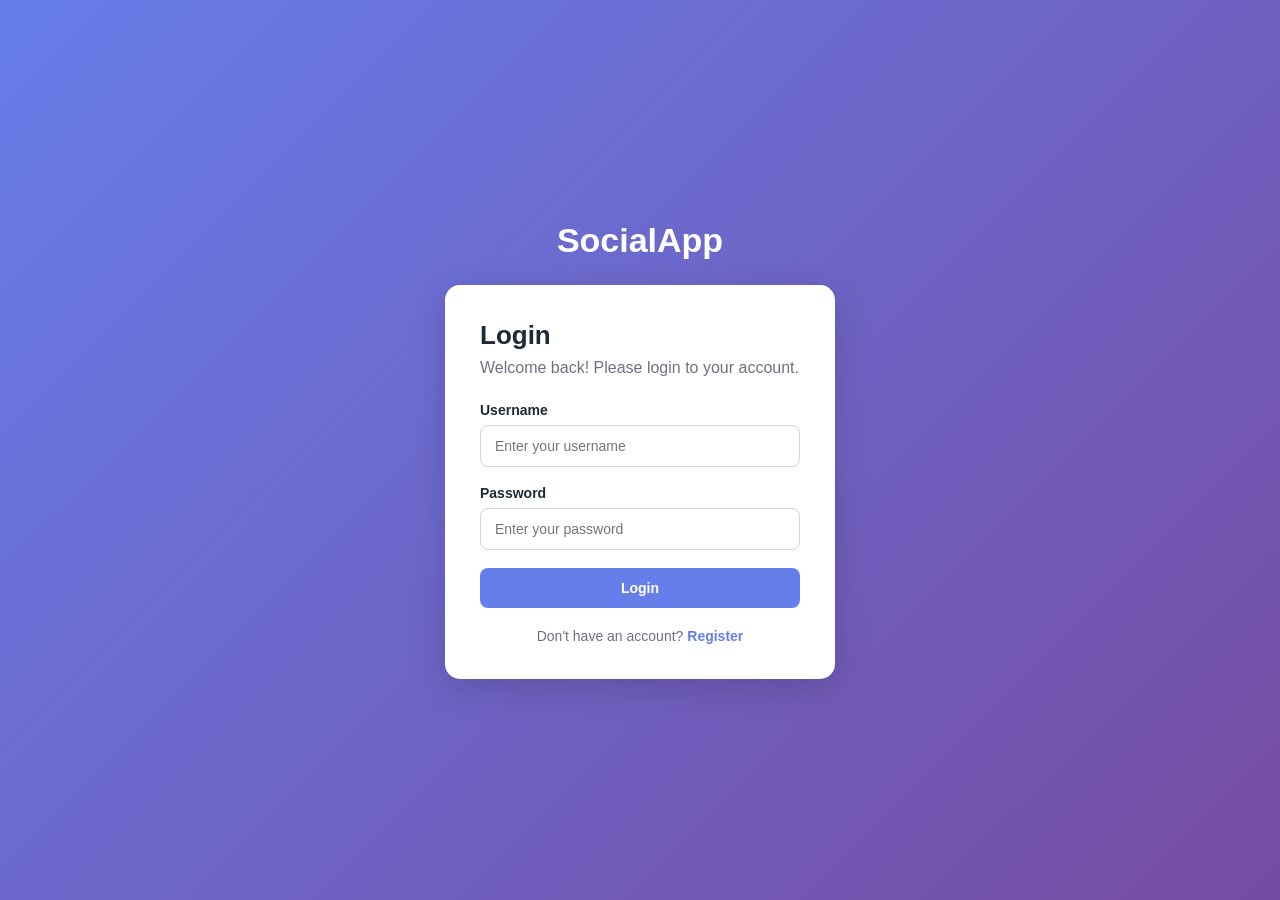
<file: about.html>
<!DOCTYPE html>
<html lang="en">
<head>
    <meta charset="UTF-8">
    <meta name="viewport" content="width=device-width, initial-scale=1.0">
    <title>About - SocialApp</title>
    <link rel="stylesheet" href="css/style.css">
</head>

<body>
    <header class="navbar">
        <a href="index.html" class="logo">SocialApp</a>

        <nav>
            <a href="index.html">Dashboard</a>
            <a href="UsersDirectory.html">User Directory</a>
            <a href="friends.html">Friends</a>
            <a href="friend-requests.html">
                Requests
                <span id="requestBadge" class="badge">0</span>
            </a>
            <a href="notifications.html">
                Notifications
                <span id="notificationBadge" class="badge">0</span>
            </a>
            <a href="messages.html">
                Messages
                <span id="messageBadge" class="badge">0</span>
            </a>
            <a href="search.html">Search</a>
            <a href="create.html">Create</a>
            <a href="profile.html">Profile</a>
            <a href="help.html">Help</a>
            <a href="about.html" class="active">About</a>
        </nav>

        <button class="logout-btn" onclick="logout()">Logout</button>
        <a href="settings.html" title="Settings">⚙️</a>
    </header>

    <main class="main-container">
        <div class="page-header">
            <div>
                <h1>About Us</h1>
                <p>SocialApp adalah simulasi platform media sosial sederhana yang dikembangkan untuk Project UTS mata kuliah Front-End Programming Fakultas Teknologi Informasi Universitas Tarumanagara.</p>
            </div>
        </div>

        <div class="chat-container search-box">
            Tentang Project
            <p class="subtitle">
                Website ini dirancang untuk menerapkan konsep pengembangan web front-end menggunakan HTML, CSS, JavaScript, dan jQuery tanpa menggunakan backend maupun database. Seluruh interaksi dan data disimulasikan di sisi client menggunakan Local Storage dan manipulasi DOM.
            </p>
        </div>

        <div class="page-header">
            <div>
                <h2>Developement Team</h2>
                <p>Website ini dikembangkan oleh:</p>
            </div>
        </div>

        <div class="user-grid">
            <div class="user-card">
                <div class="avatar">CB</div>
                <h3>Chalvinth Breynth</h3>
                <p class="username">@chalvinth</p>
                <p class="status">NIM: 535220200</p>
            </div>

            <div class="user-card">
                <div class="avatar">JD</div>
                <h3>Jesen Danuarta</h3>
                <p class="username">@jasen</p>
                <p class="status">NIM: 535250192</p>
            </div>

            <div class="user-card">
                <div class="avatar">KL</div>
                <h3>Kyatmaja Lookman</h3>
                <p class="username">@kyatmaja</p>
                <p class="status">NIM: 535269101</p>
            </div>
        </div>
    </main>

    <script src="js/script.js"></script>
</body>
</html>
</file>
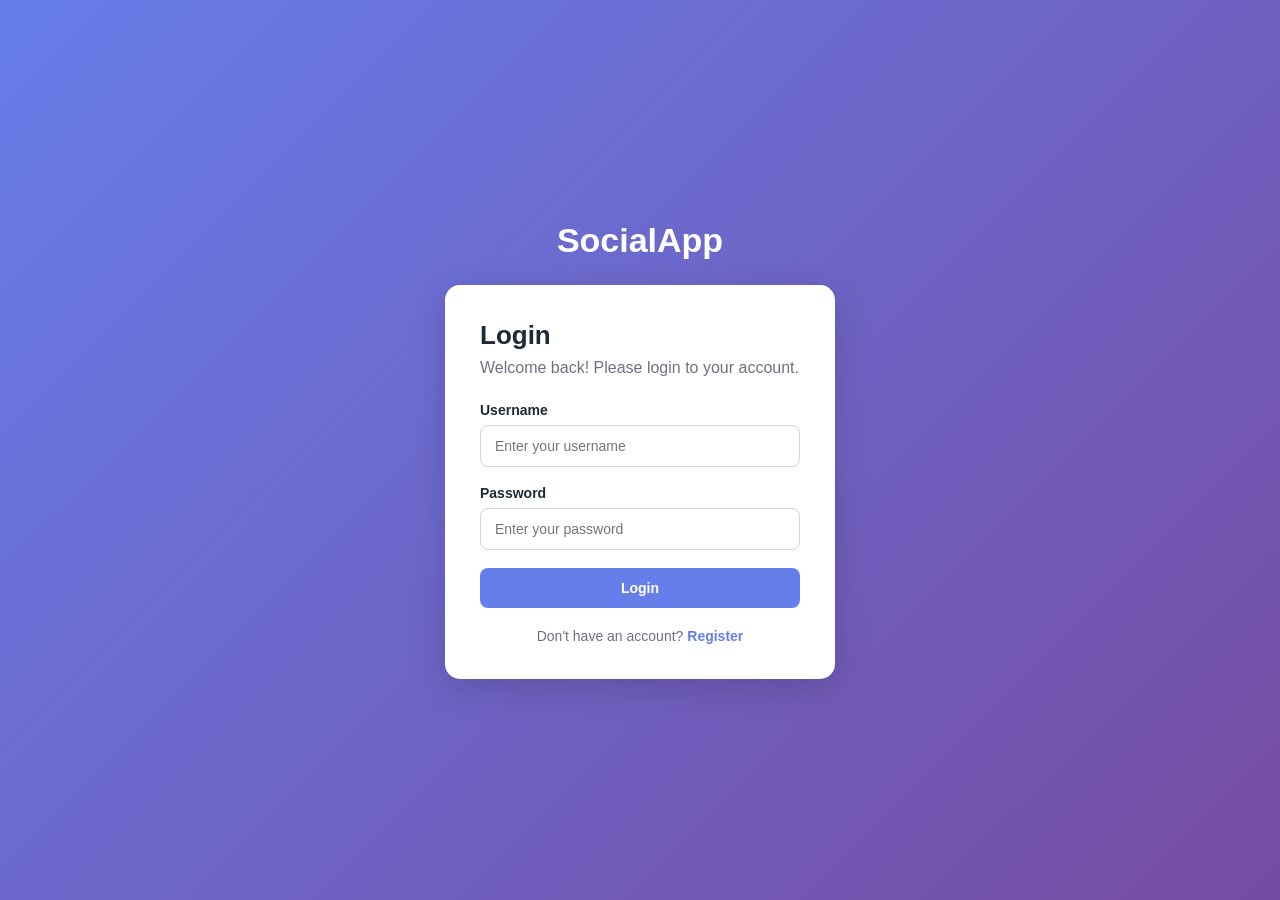
<file: create.html>
<!DOCTYPE html>
<html lang="en">
<head>
    <meta charset="UTF-8">
    <meta name="viewport" content="width=device-width, initial-scale=1.0">
    <title>Create Post - SocialApp</title>
    <link rel="stylesheet" href="css/style.css">
</head>

<body>
    <header class="navbar">
        <a href="index.html" class="logo">SocialApp</a>

        <nav>
            <a href="index.html">Dashboard</a>
            <a href="UsersDirectory.html">User Directory</a>
            <a href="friends.html">Friends</a>
            <a href="friend-requests.html">
                Requests
                <span id="requestBadge" class="badge">0</span>
            </a>
            <a href="notifications.html">
                Notifications
                <span id="notificationBadge" class="badge">0</span>
            </a>
            <a href="messages.html">
                Messages
                <span id="messageBadge" class="badge">0</span>
            </a>
            <a href="search.html">Search</a>
            <a href="create.html">Create</a>
            <a href="profile.html">Profile</a>
            <a href="help.html">Help</a>
            <a href="about.html" class="active">About</a>
        </nav>

        <button class="logout-btn" onclick="logout()">Logout</button>
        <a href="settings.html" title="Settings">⚙️</a>
    </header>

    <main class="main-container">
        <div class="feed">
            <div class="auth-card">
                <h2>Buat Postingan</h2>
                <p class="subtitle">Bagikan foto dan caption.</p>

                <div class="form-group">
                    <label for="postImage">Foto</label>
                    <input type="file" id="postImage" accept="image/*" onchange="previewImage(this)">
                </div>

                <img id="imagePreview" class="image-preview" alt="Preview foto">

                <div class="form-group">
                    <label for="caption">Caption</label>
                    <textarea id="caption" rows="3" placeholder="Tulis caption..."></textarea>
                </div>

                <button class="btn-primary" onclick="sharePost()">Share</button>
            </div>
        </div>
    </main>

    <script src="js/script.js"></script>
</body>
</html>
</file>
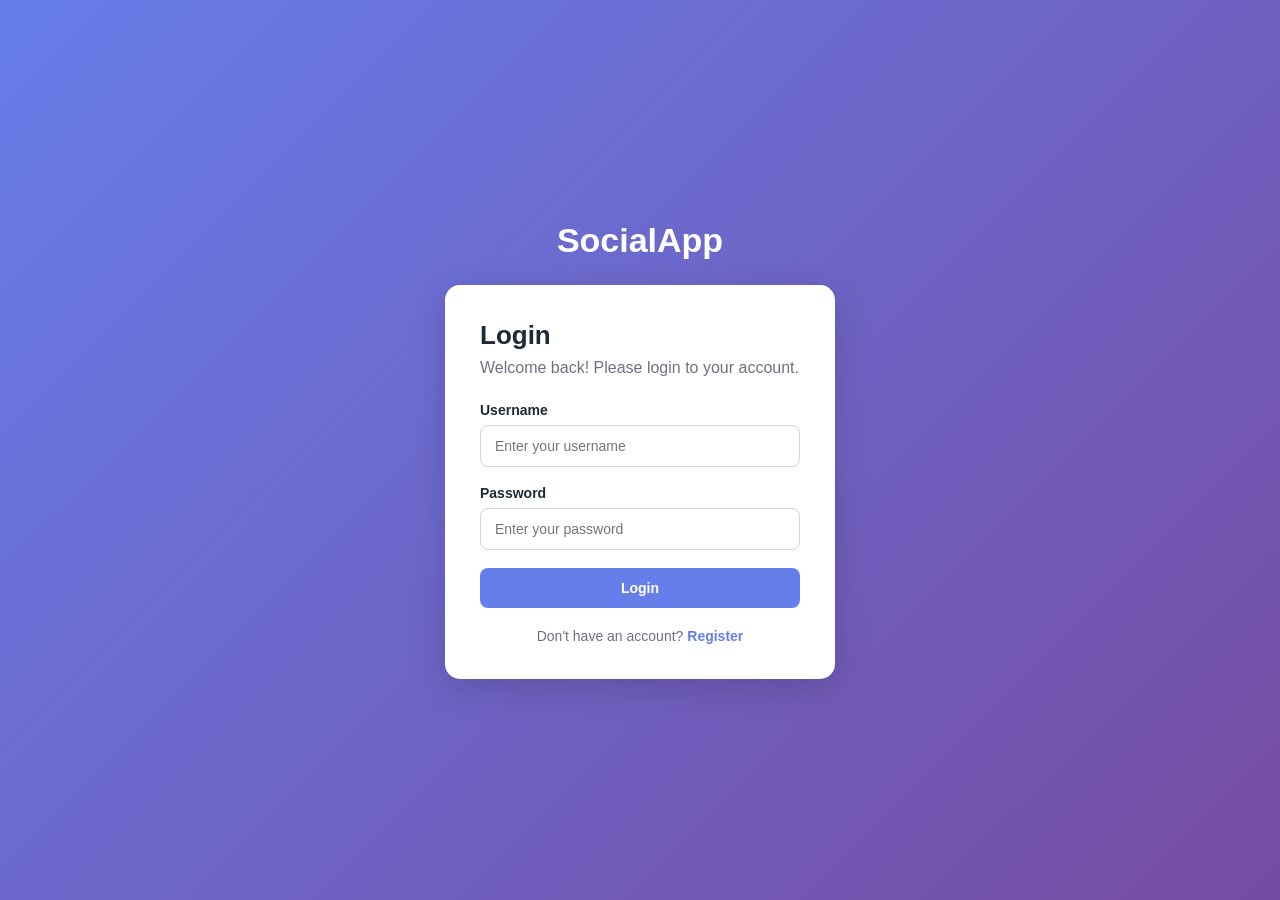
<file: friend-requests.html>
<!DOCTYPE html>
<html lang="en">
<head>
    <meta charset="UTF-8">
    <meta name="viewport" content="width=device-width, initial-scale=1.0">

    <title>Friend Requests - Social Media</title>

    <link rel="stylesheet" href="css/style.css">
</head>

<body>

    <header class="navbar">
        <a href="index.html" class="logo">SocialApp</a>

        <nav>
            <a href="index.html">Dashboard</a>
            <a href="UsersDirectory.html">User Directory</a>
            <a href="friends.html">Friends</a>
            <a href="friend-requests.html">
                Requests
                <span id="requestBadge" class="badge">0</span>
            </a>
            <a href="notifications.html">
                Notifications
                <span id="notificationBadge" class="badge">0</span>
            </a>
            <a href="messages.html">
                Messages
                <span id="messageBadge" class="badge">0</span>
            </a>
            <a href="search.html">Search</a>
            <a href="create.html">Create</a>
            <a href="profile.html">Profile</a>
            <a href="help.html">Help</a>
            <a href="about.html" class="active">About</a>
        </nav>

        <button class="logout-btn" onclick="logout()">Logout</button>
        <a href="settings.html" title="Settings">⚙️</a>
    </header>

<main class="main-container">

    <div class="page-header">
        <div>
            <h1>Friend Requests</h1>
            <p>Accept or reject friend requests</p>
        </div>
    </div>

    <div id="friendRequests" class="request-list"></div>

</main>

<script src="js/script.js"></script>

</body>
</html>
</file>
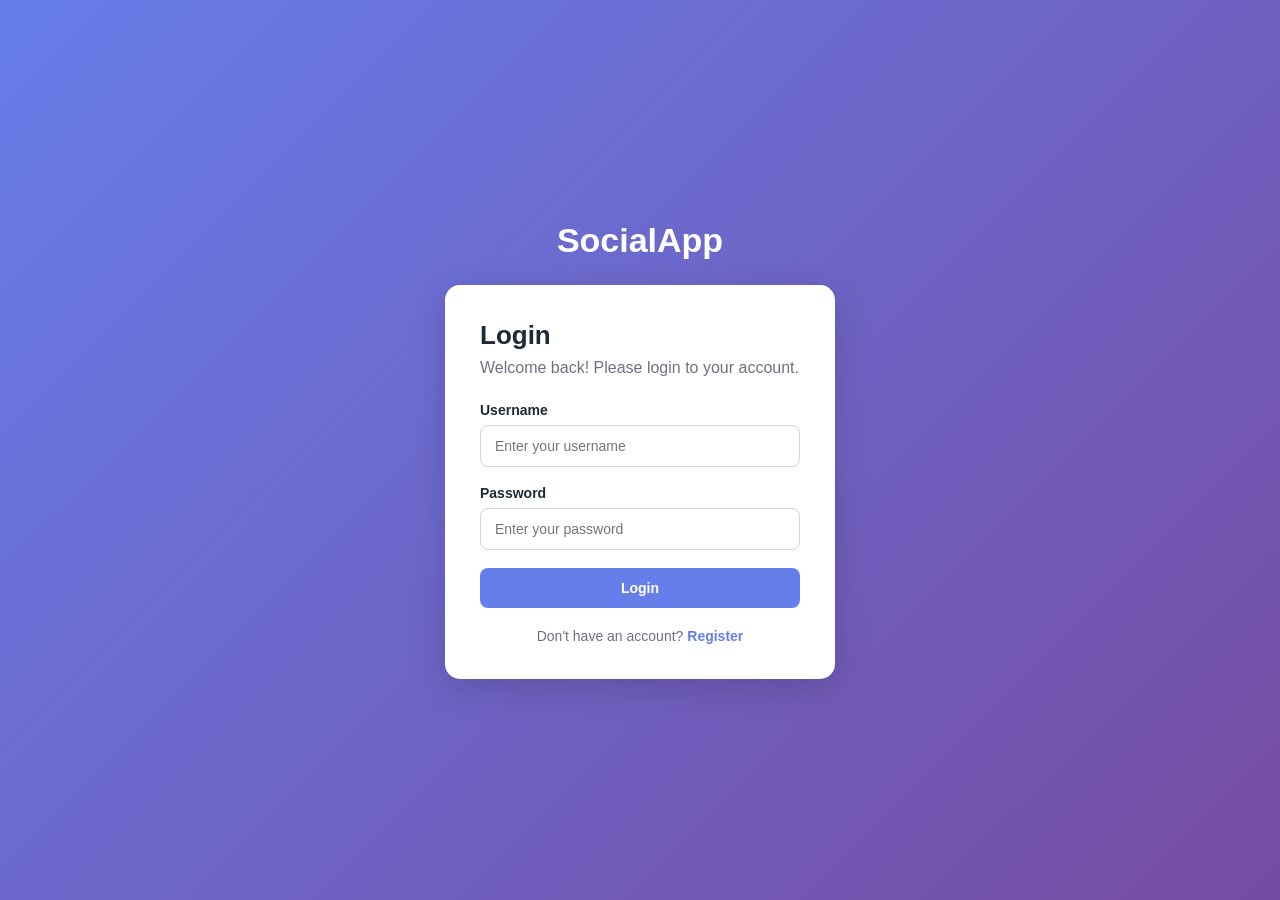
<file: friends.html>
<!DOCTYPE html>
<html lang="en">

<head>
    <meta charset="UTF-8">
    <meta name="viewport" content="width=device-width, initial-scale=1.0">

    <title>Friends - Social Media</title>

    <link rel="stylesheet" href="css/style.css">
</head>

<body>

    <!-- NAVBAR -->
    <header class="navbar">
        <a href="index.html" class="logo">SocialApp</a>

        <nav>
            <a href="index.html">Dashboard</a>
            <a href="UsersDirectory.html">User Directory</a>
            <a href="friends.html">Friends</a>
            <a href="friend-requests.html">
                Requests
                <span id="requestBadge" class="badge">0</span>
            </a>
            <a href="notifications.html">
                Notifications
                <span id="notificationBadge" class="badge">0</span>
            </a>
            <a href="messages.html">
                Messages
                <span id="messageBadge" class="badge">0</span>
            </a>
            <a href="search.html">Search</a>
            <a href="create.html">Create</a>
            <a href="profile.html">Profile</a>
            <a href="help.html">Help</a>
            <a href="about.html" class="active">About</a>
        </nav>

        <button class="logout-btn" onclick="logout()">Logout</button>
        <a href="settings.html" title="Settings">⚙️</a>
    </header>


    <!-- MAIN CONTENT -->
    <main class="main-container">

        <div class="page-header">

            <div>
                <h1>Friends</h1>

                <p>
                    Your friend list
                </p>
            </div>

        </div>


        <!-- FRIEND LIST -->
        <div
            id="friendsList"
            class="user-grid"
        >
        </div>

    </main>


    <script src="js/script.js"></script>

</body>

</html>
</file>
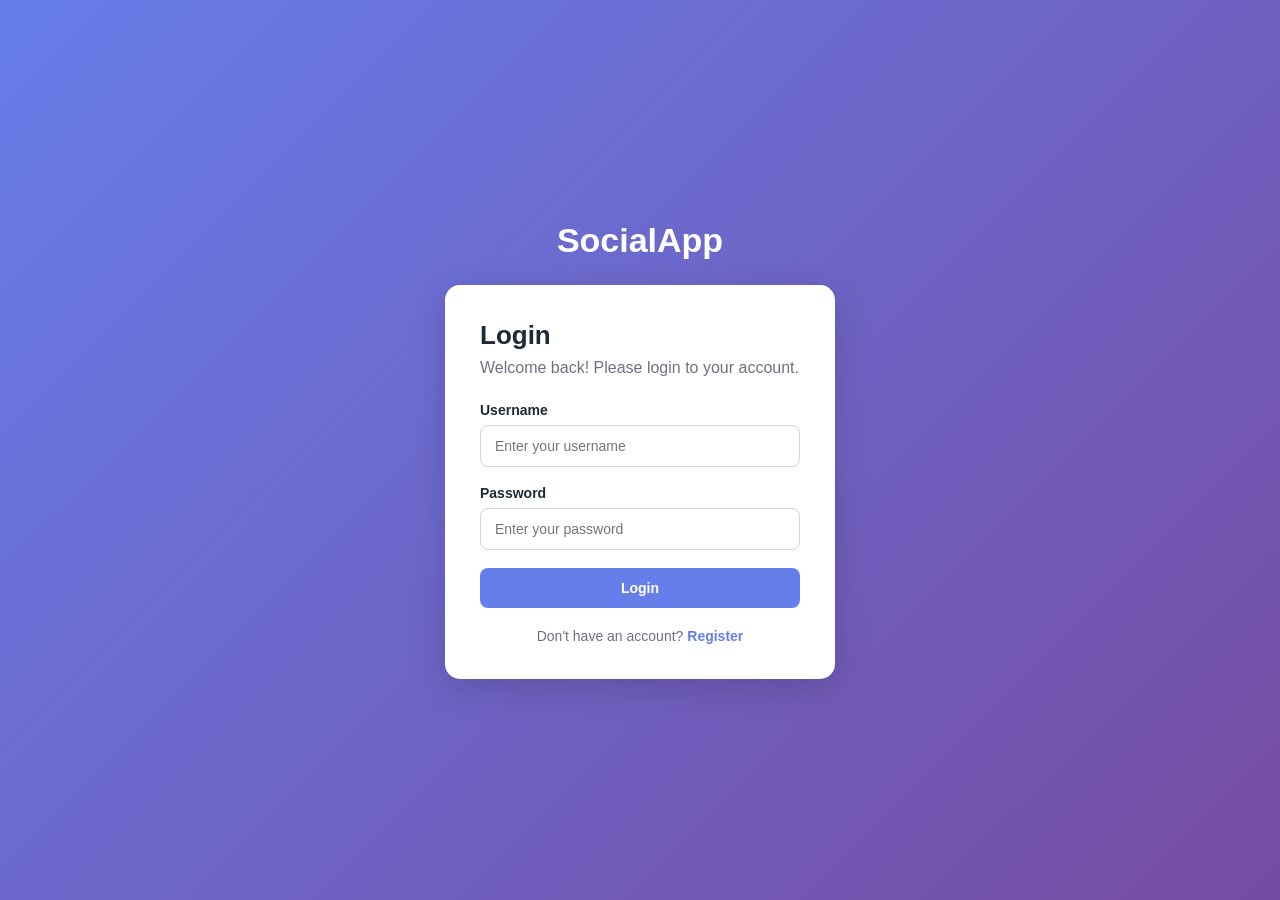
<file: help.html>
<!DOCTYPE html>
<html lang="en">
<head>
    <meta charset="UTF-8">
    <meta name="viewport" content="width=device-width, initial-scale=1.0">
    <title>Help - SocialApp</title>
    <link rel="stylesheet" href="css/style.css">
</head>

<body>
    <header class="navbar">
        <a href="index.html" class="logo">SocialApp</a>

        <nav>
            <a href="index.html">Dashboard</a>
            <a href="UsersDirectory.html">User Directory</a>
            <a href="friends.html">Friends</a>
            <a href="friend-requests.html">
                Requests
                <span id="requestBadge" class="badge">0</span>
            </a>
            <a href="notifications.html">
                Notifications
                <span id="notificationBadge" class="badge">0</span>
            </a>
            <a href="messages.html">
                Messages
                <span id="messageBadge" class="badge">0</span>
            </a>
            <a href="search.html">Search</a>
            <a href="create.html">Create</a>
            <a href="profile.html">Profile</a>
            <a href="help.html" class="active">Help</a>
            <a href="about.html">About</a>
        </nav>

        <button class="logout-btn" onclick="logout()">Logout</button>
        <a href="settings.html" title="Settings">⚙️</a>
    </header>

    <main class="main-container">
        <div class="page-header">
            <div>
                <h1>Help & FAQ</h1>
                <p>Panduan penggunaan dan pertanyaan umum seputar aplikasi.</p>
            </div>
        </div>

        <div class="chat-container">
            <div class="user-card search-box">
                <h3>Bagaimana cara mencari dan menambah teman?</h3>
                <p class="subtitle">Buka menu User Directory, gunakan kolom pencarian untuk menyaring nama teman, lalu tekan "+ Add Friend".</p>
            </div>

            <div class="user-card search-box">
                <h3>Apakah data saya tersimpan secara permanen?</h3>
                <p class="subtitle">Data tersimpan secara lokal pada LocalStorage browser Anda tanpa menggunakan database/backend pusat.</p>
            </div>

            <div class="user-card search-box">
                <h3>Bagaimana cara mengirim pesan ke pengguna lain?</h3>
                <p class="subtitle">Masuk ke halaman Messages, pilih teman yang ingin diajak bicara, lalu ketik pesan Anda pada kolom yang tersedia.</p>
            </div>

            <div class="user-card search-box">
                <h3>Bagaimana cara mengubah profil dan akun?</h3>
                <p class="subtitle">Akses menu Settings untuk memperbarui informasi seperti Display Name, Bio, dan Mode Privasi akun Anda.</p>
            </div>
        </div>
    </main>

    <script src="js/script.js"></script>
</body>
</html>
</file>
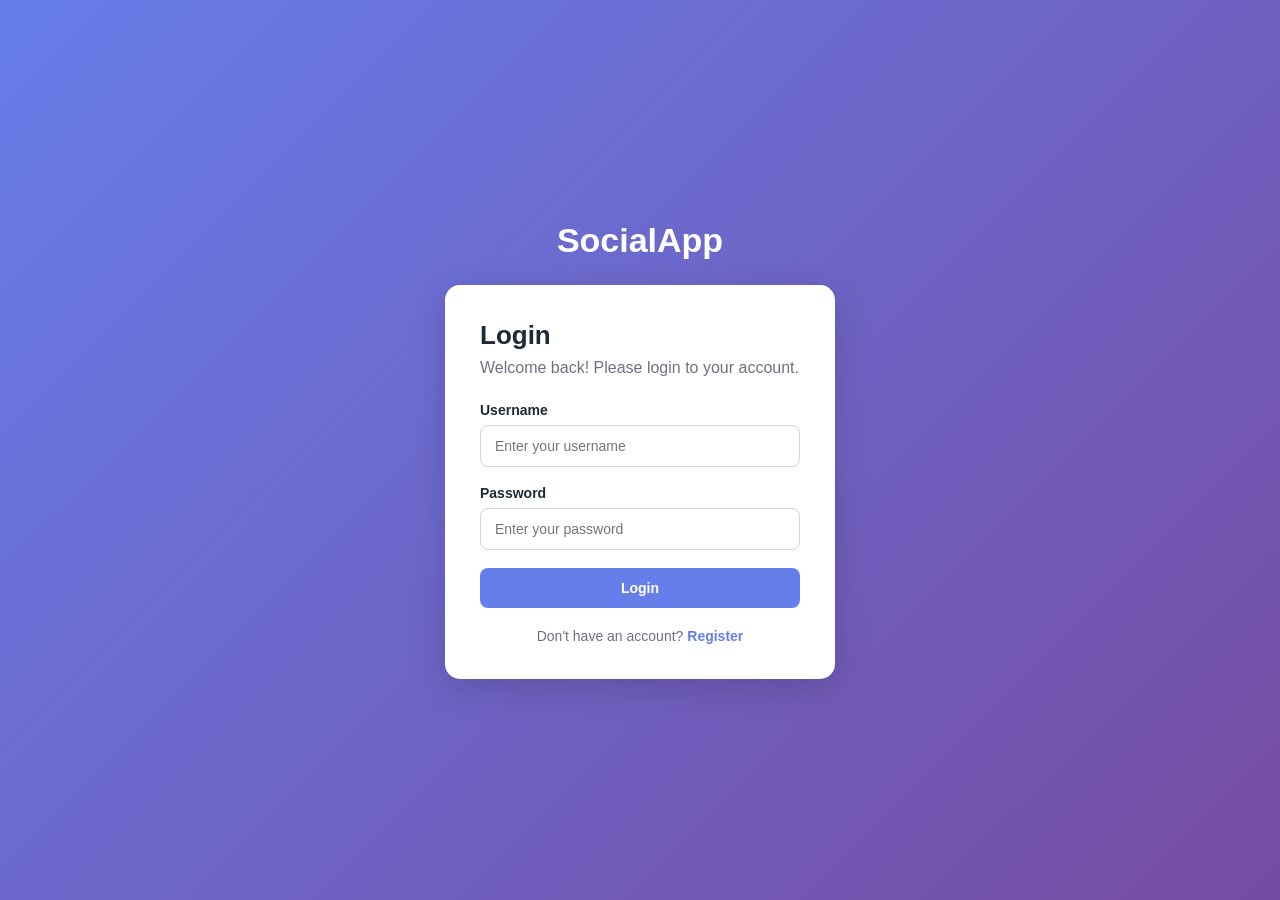
<file: login.html>
<!DOCTYPE html>
<html lang="en">
<head>
    <meta charset="UTF-8">
    <meta name="viewport" content="width=device-width, initial-scale=1.0">
    <title>Login - Social Media</title>
    <link rel="stylesheet" href="css/style.css">
</head>

<body class="auth-body">

    <div class="auth-container">
        <div class="auth-logo">
            <h1>SocialApp</h1>
        </div>

        <div class="auth-card">
            <h2>Login</h2>
            <p class="subtitle">Welcome back! Please login to your account.</p>

            <!-- Panggil fungsi handleLogin(event) saat form disubmit -->
            <form id="loginForm" onsubmit="handleLogin(event)">

                <div class="form-group">
                    <label for="loginUsername">Username</label>
                    <input
                        type="text"
                        id="loginUsername"
                        placeholder="Enter your username"
                        required
                    >
                </div>

                <div class="form-group">
                    <label for="loginPassword">Password</label>
                    <input
                        type="password"
                        id="loginPassword"
                        placeholder="Enter your password"
                        required
                    >
                </div>

                <button type="submit" class="btn-primary">
                    Login
                </button>

            </form>

            <p class="auth-footer">
                Don't have an account?
                <a href="register.html">Register</a>
            </p>
        </div>
    </div>

    <script src="js/script.js"></script>
</body>
</html>
</file>
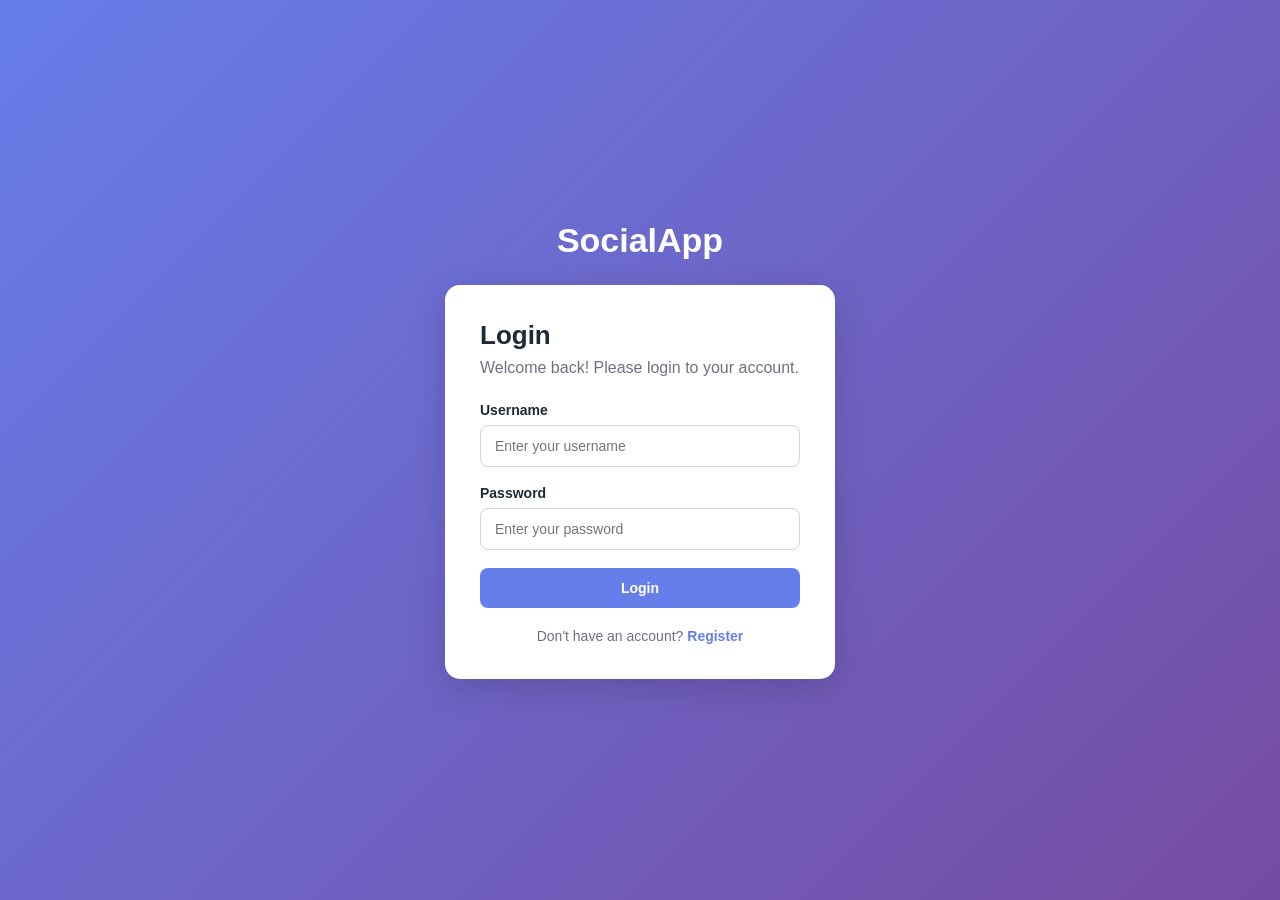
<file: messages.html>
<!DOCTYPE html>
<html lang="en">
<head>
    <meta charset="UTF-8">
    <meta name="viewport" content="width=device-width, initial-scale=1.0">
    <title>Messages - SocialApp</title>
    <link rel="stylesheet" href="css/style.css">
</head>

<body>
    <header class="navbar">
        <a href="index.html" class="logo">SocialApp</a>

        <nav>
            <a href="index.html">Dashboard</a>
            <a href="UsersDirectory.html">User Directory</a>
            <a href="friends.html">Friends</a>
            <a href="friend-requests.html">
                Requests
                <span id="requestBadge" class="badge">0</span>
            </a>
            <a href="notifications.html">
                Notifications
                <span id="notificationBadge" class="badge">0</span>
            </a>
            <a href="messages.html" class="active">
                Messages
                <span id="messageBadge" class="badge">0</span>
            </a>
            <a href="search.html">Search</a>
            <a href="create.html">Create</a>
            <a href="profile.html">Profile</a>
            <a href="help.html">Help</a>
            <a href="about.html">About</a>
        </nav>

        <button class="logout-btn" onclick="logout()">Logout</button>
        <a href="settings.html" title="Settings">⚙️</a>
    </header>

    <main class="main-container">
        <div class="page-header">
            <div>
                <h1>Messages</h1>
                <p>Kirim dan terima pesan dari teman Anda.</p>
            </div>
        </div>

        <div class="chat-container">
            <div class="chat-box" id="chatBox">
                <div class="message">
                    Halo! Selamat datang di fitur percakapan SocialApp.
                </div>
            </div>

            <div class="message-input">
                <div class="form-group" style="flex: 1; margin-bottom: 0;">
                    <input 
                        type="text" 
                        id="messageInput" 
                        placeholder="Ketik pesan Anda di sini..." 
                        onkeypress="if(event.key === 'Enter') sendMessage()"
                    >
                </div>
                <button class="btn-primary small-btn" onclick="sendMessage()">
                    Send
                </button>
            </div>
        </div>
    </main>

    <script src="js/script.js"></script>
</body>
</html>
</file>
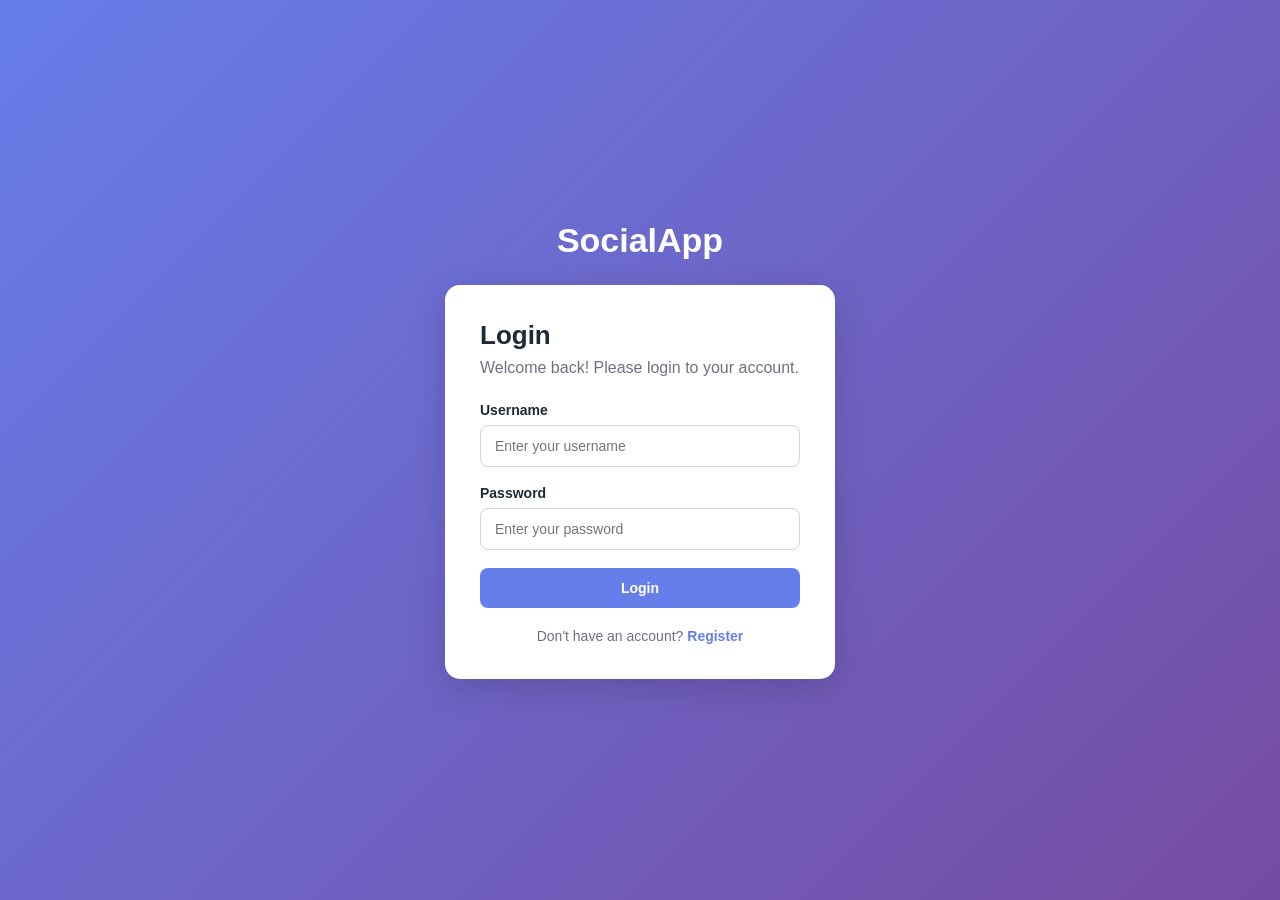
<file: notifications.html>
<!DOCTYPE html>
<html lang="en">

<head>
    <meta charset="UTF-8">
    <meta name="viewport" content="width=device-width, initial-scale=1.0">

    <title>Notifications - Social Media</title>

    <link rel="stylesheet" href="css/style.css">
</head>

<body>

    <!-- NAVBAR -->
    <header class="navbar">
        <a href="index.html" class="logo">SocialApp</a>

        <nav>
            <a href="index.html">Dashboard</a>
            <a href="UsersDirectory.html">User Directory</a>
            <a href="friends.html">Friends</a>
            <a href="friend-requests.html">
                Requests
                <span id="requestBadge" class="badge">0</span>
            </a>
            <a href="notifications.html">
                Notifications
                <span id="notificationBadge" class="badge">0</span>
            </a>
            <a href="messages.html">
                Messages
                <span id="messageBadge" class="badge">0</span>
            </a>
            <a href="search.html">Search</a>
            <a href="create.html">Create</a>
            <a href="profile.html">Profile</a>
            <a href="help.html">Help</a>
            <a href="about.html" class="active">About</a>
        </nav>

        <button class="logout-btn" onclick="logout()">Logout</button>
        <a href="settings.html" title="Settings">⚙️</a>
    </header>


    <!-- MAIN -->
    <main class="main-container">

        <div class="page-header">

            <div>

                <h1>
                    Notifications
                </h1>

                <p>
                    See your latest notifications
                </p>

            </div>


            <button
                class="clear-notification-btn"
                onclick="clearNotifications()"
            >
                Clear All
            </button>

        </div>


        <!-- NOTIFICATION LIST -->
        <div
            id="notificationsList"
            class="notification-list"
        >
        </div>

    </main>


    <script src="js/script.js"></script>

</body>

</html>
</file>
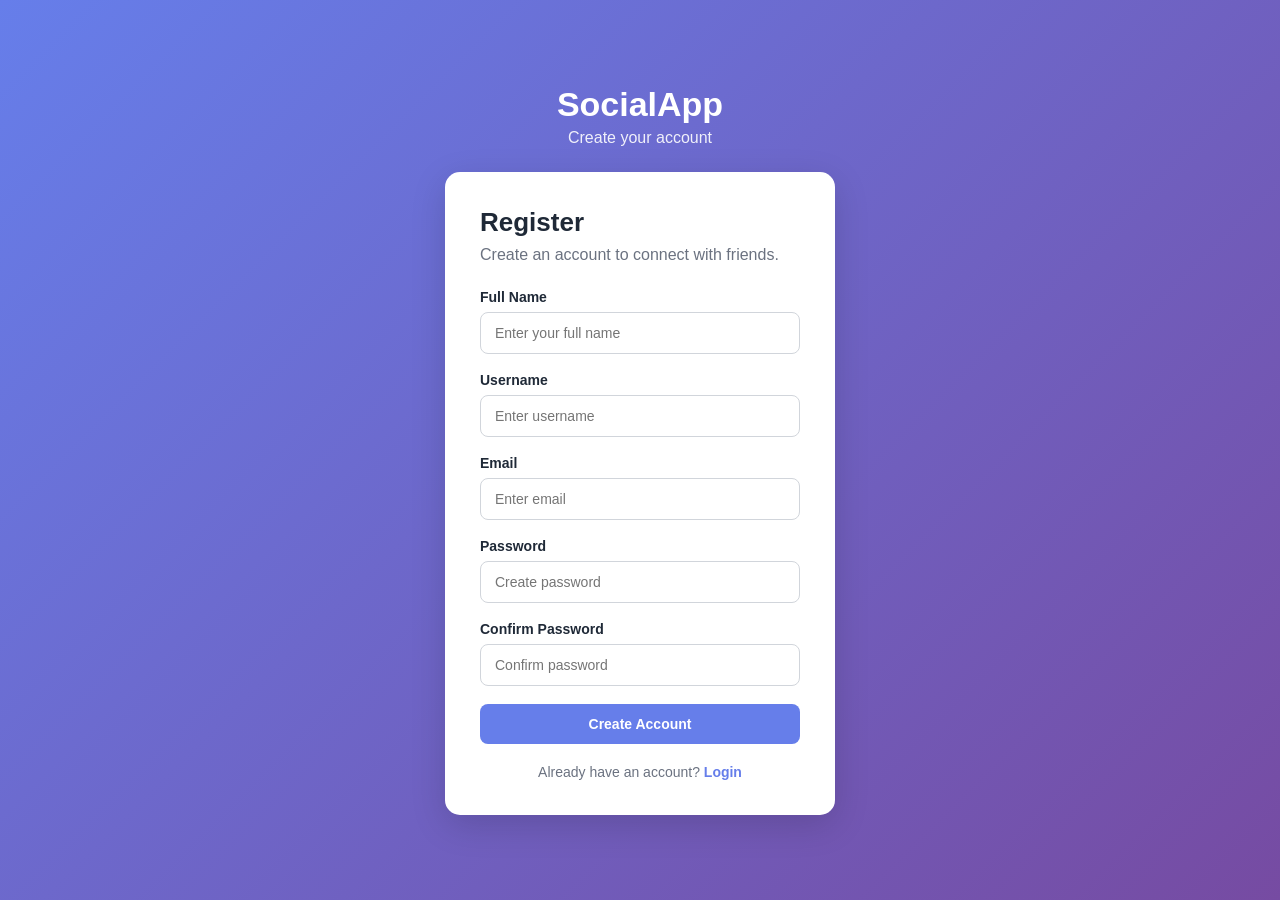
<file: register.html>
<!DOCTYPE html>
<html lang="en">
<head>
    <meta charset="UTF-8">
    <meta name="viewport" content="width=device-width, initial-scale=1.0">
    <title>Register - Social Media</title>
    <link rel="stylesheet" href="css/style.css">
</head>

<body class="auth-body">

    <div class="auth-container">

        <div class="auth-logo">
            <h1>SocialApp</h1>
            <p>Create your account</p>
        </div>

        <div class="auth-card">

            <h2>Register</h2>
            <p class="subtitle">
                Create an account to connect with friends.
            </p>

            <form id="registerForm">

                <div class="form-group">
                    <label>Full Name</label>
                    <input
                        type="text"
                        id="registerName"
                        placeholder="Enter your full name"
                        required
                    >
                </div>

                <div class="form-group">
                    <label>Username</label>
                    <input
                        type="text"
                        id="registerUsername"
                        placeholder="Enter username"
                        required
                    >
                </div>

                <div class="form-group">
                    <label>Email</label>
                    <input
                        type="email"
                        id="registerEmail"
                        placeholder="Enter email"
                        required
                    >
                </div>

                <div class="form-group">
                    <label>Password</label>
                    <input
                        type="password"
                        id="registerPassword"
                        placeholder="Create password"
                        required
                    >
                </div>

                <div class="form-group">
                    <label>Confirm Password</label>
                    <input
                        type="password"
                        id="registerConfirmPassword"
                        placeholder="Confirm password"
                        required
                    >
                </div>

                <button type="submit" class="btn-primary">
                    Create Account
                </button>

            </form>

            <p class="auth-footer">
                Already have an account?
                <a href="login.html">Login</a>
            </p>

        </div>

    </div>

    <script src="js/script.js"></script>
</body>
</html>
</file>
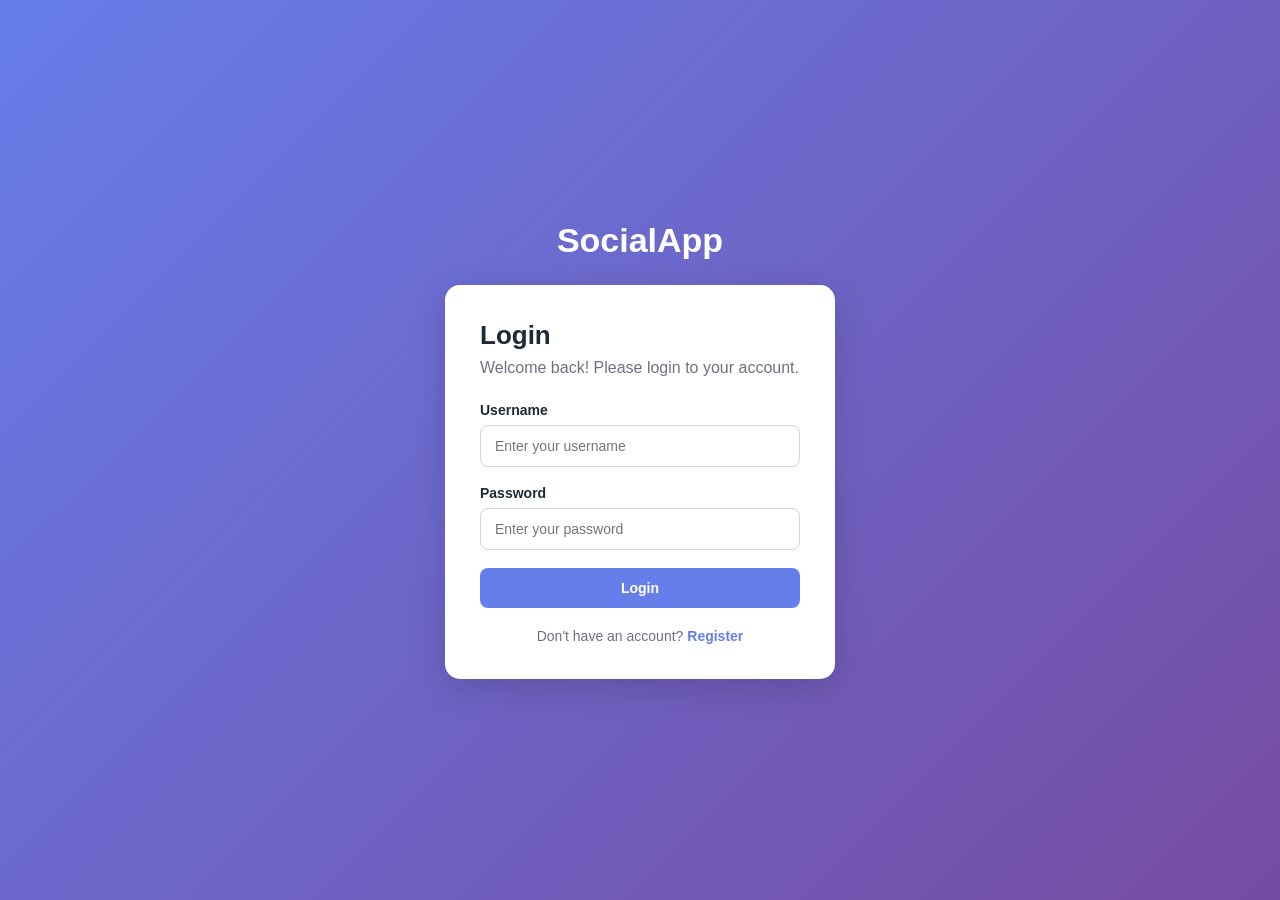
<file: search.html>
<!DOCTYPE html>
<html lang="en">
<head>
    <meta charset="UTF-8">
    <meta name="viewport" content="width=device-width, initial-scale=1.0">
    <title>Search - SocialApp</title>
    <link rel="stylesheet" href="css/style.css">
</head>

<body>
    <header class="navbar">
        <a href="index.html" class="logo">SocialApp</a>

        <nav>
            <a href="index.html">Dashboard</a>
            <a href="UsersDirectory.html">User Directory</a>
            <a href="friends.html">Friends</a>
            <a href="friend-requests.html">
                Requests
                <span id="requestBadge" class="badge">0</span>
            </a>
            <a href="notifications.html">
                Notifications
                <span id="notificationBadge" class="badge">0</span>
            </a>
            <a href="messages.html">
                Messages
                <span id="messageBadge" class="badge">0</span>
            </a>
            <a href="search.html" class="active">Search</a>
            <a href="create.html">Create</a>
            <a href="profile.html">Profile</a>
            <a href="help.html">Help</a>
            <a href="about.html">About</a>
        </nav>

        <button class="logout-btn" onclick="logout()">Logout</button>
        <a href="settings.html" title="Settings">⚙️</a>
    </header>

    <main class="main-container">
        <div class="page-header">
            <div>
                <h1>Search</h1>
                <p>Cari teman atau postingan di platform.</p>
            </div>
        </div>

        <!-- Filter & Input Pencarian -->
        <div class="search-box" style="display: flex; gap: 10px; align-items: center;">
            <input 
                type="text" 
                id="globalSearchInput" 
                placeholder="Ketik kata kunci pencarian..." 
                oninput="handleGlobalSearch()"
                style="flex: 1;"
            >
            <select id="searchFilter" onchange="handleGlobalSearch()" style="padding: 10px; border-radius: 8px;">
                <option value="all">Semua</option>
                <option value="users">Teman / User</option>
                <option value="posts">Postingan</option>
            </select>
        </div>

        <!-- Section Hasil Pencarian Pengguna -->
        <div id="usersResultSection">
            <h2>Hasil Teman / Pengguna</h2>
            <div class="user-grid" id="usersList"></div>
        </div>

        <br>

        <!-- Section Hasil Pencarian Postingan -->
        <div id="postsResultSection">
            <h2>Hasil Postingan</h2>
            <div id="postsList" class="chat-container"></div>
        </div>
    </main>

    <script src="js/script.js"></script>
</body>
</html>
</file>
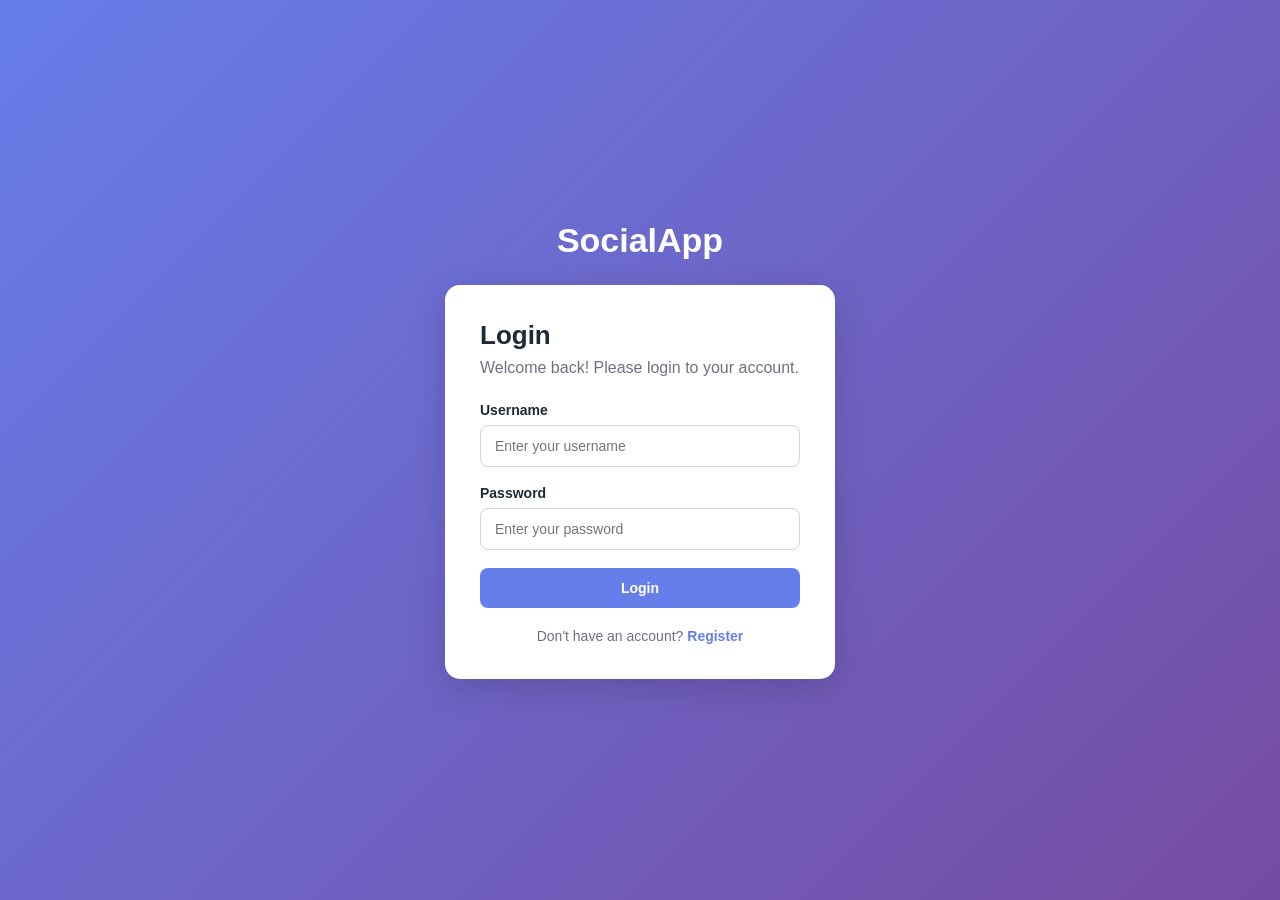
<file: settings.html>
<!DOCTYPE html>
<html lang="en">
<head>
    <meta charset="UTF-8">
    <meta name="viewport" content="width=device-width, initial-scale=1.0">
    <title>Settings - SocialApp</title>
    <link rel="stylesheet" href="css/style.css">
</head>

<body>
    <header class="navbar">
        <a href="index.html" class="logo">SocialApp</a>

        <nav>
            <a href="index.html">Dashboard</a>
            <a href="UsersDirectory.html">User Directory</a>
            <a href="friends.html">Friends</a>
            <a href="friend-requests.html">
                Requests
                <span id="requestBadge" class="badge">0</span>
            </a>
            <a href="notifications.html">
                Notifications
                <span id="notificationBadge" class="badge">0</span>
            </a>
            <a href="messages.html">
                Messages
                <span id="messageBadge" class="badge">0</span>
            </a>
            <a href="search.html">Search</a>
            <a href="create.html">Create</a>
            <a href="profile.html">Profile</a>
            <a href="help.html">Help</a>
            <a href="about.html">About</a>
        </nav>

        <button class="logout-btn" onclick="logout()">Logout</button>
        <a href="settings.html" title="Settings">⚙️</a>
    </header>

    <main class="main-container">
        <div class="page-header">
            <div>
                <h1>Account Settings</h1>
                <p>Kelola profil dan pengaturan privasi akun Anda.</p>
            </div>
        </div>

        <div class="auth-card" style="max-width: 100%;">
            <h2>Edit Profil</h2>
            <p class="subtitle">Perbarui informasi diri Anda di bawah ini.</p>

            <form onsubmit="event.preventDefault(); saveSettings();">
                <div class="form-group">
                    <label for="displayName">Display Name</label>
                    <input 
                        type="text" 
                        id="displayName" 
                        placeholder="Masukkan nama tampilan Anda"
                    >
                </div>

                <div class="form-group">
                    <label for="bio">Bio</label>
                    <input 
                        type="text" 
                        id="bio" 
                        placeholder="Tuliskan bio singkat Anda"
                    >
                </div>

                <div class="form-group" style="display: flex; align-items: center; gap: 10px;">
                    <input 
                        type="checkbox" 
                        id="privateMode" 
                        style="width: auto;"
                    >
                    <label for="privateMode" style="margin-bottom: 0;">Mode Akun Privat</label>
                </div>

                <button type="submit" class="btn-primary small-btn">
                    Save Changes
                </button>
            </form>
        </div>
    </main>

    <script src="js/script.js"></script>
    <script>
        document.addEventListener("DOMContentLoaded", function() {
            const savedSettings = JSON.parse(localStorage.getItem("settings"));
            if (savedSettings) {
                if (savedSettings.displayName) document.getElementById("displayName").value = savedSettings.displayName;
                if (savedSettings.bio) document.getElementById("bio").value = savedSettings.bio;
                if (savedSettings.privateMode !== undefined) document.getElementById("privateMode").checked = savedSettings.privateMode;
            }
        });
    </script>
</body>
</html>
</file>
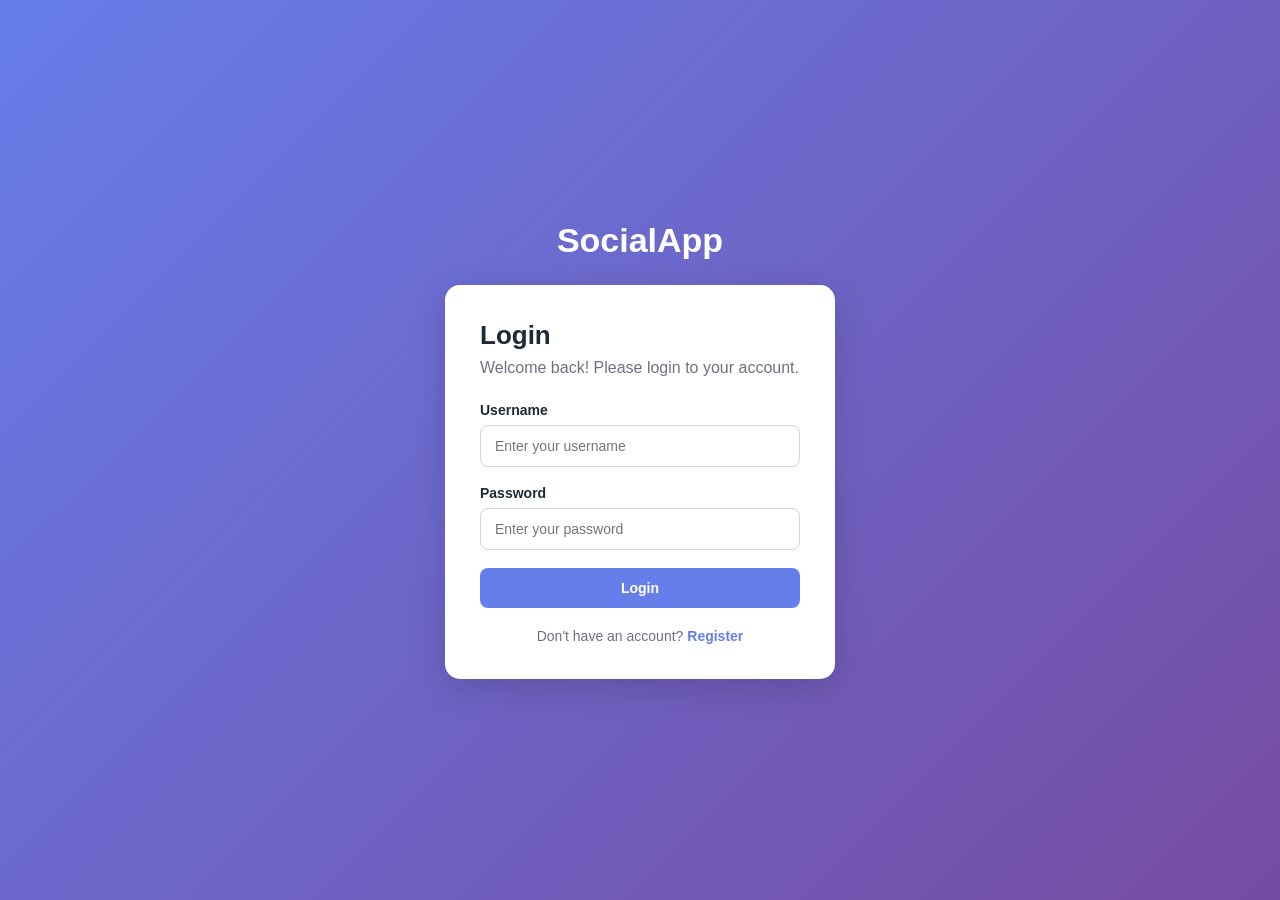
<file: UsersDirectory.html>
<!DOCTYPE html>
<html lang="en">
<head>
    <meta charset="UTF-8">
    <meta name="viewport" content="width=device-width, initial-scale=1.0">
    <title>User Directory - Social Media</title>
    <link rel="stylesheet" href="css/style.css">
</head>

<body>

    <header class="navbar">
        <a href="index.html" class="logo">SocialApp</a>

        <nav>
            <a href="index.html">Dashboard</a>
            <a href="UsersDirectory.html">User Directory</a>
            <a href="friends.html">Friends</a>
            <a href="friend-requests.html">
                Requests
                <span id="requestBadge" class="badge">0</span>
            </a>
            <a href="notifications.html">
                Notifications
                <span id="notificationBadge" class="badge">0</span>
            </a>
            <a href="messages.html">
                Messages
                <span id="messageBadge" class="badge">0</span>
            </a>
            <a href="search.html">Search</a>
            <a href="create.html">Create</a>
            <a href="profile.html">Profile</a>
            <a href="help.html">Help</a>
            <a href="about.html" class="active">About</a>
        </nav>

        <button class="logout-btn" onclick="logout()">Logout</button>
        <a href="settings.html" title="Settings">⚙️</a>
    </header>

<main class="main-container">

    <div class="page-header">
        <div>
            <h1>User Directory</h1>
            <p>Find and connect with other users</p>
        </div>
    </div>

    <div class="search-box">
        <input
            type="text"
            id="userSearch"
            placeholder="Search name or username..."
            oninput="searchUsers()"
        >
    </div>

    <div id="usersList" class="user-grid"></div>

</main>

<script src="js/script.js"></script>

</body>
</html>
</file>
<file: css/style.css>
/* =========================================
   GLOBAL
========================================= */

* {
    margin: 0;
    padding: 0;
    box-sizing: border-box;
}


body {
    font-family: Arial, Helvetica, sans-serif;
    background: #f5f7fb;
    color: #1f2937;
}


/* =========================================
   LOGIN & REGISTER
========================================= */

.auth-body {
    min-height: 100vh;

    display: flex;
    justify-content: center;
    align-items: center;

    background:
        linear-gradient(
            135deg,
            #667eea,
            #764ba2
        );
}


.auth-container {
    width: 100%;
    max-width: 430px;
    padding: 20px;
}


.auth-logo {
    text-align: center;
    color: white;
    margin-bottom: 25px;
}


.auth-logo h1 {
    font-size: 34px;
    margin-bottom: 5px;
}


.auth-logo p {
    opacity: 0.9;
}


.auth-card {
    background: white;

    padding: 35px;

    border-radius: 15px;

    box-shadow:
        0 10px 35px
        rgba(0, 0, 0, 0.15);
}


.auth-card h2 {
    font-size: 26px;
    margin-bottom: 8px;
}


.subtitle {
    color: #6b7280;
    margin-bottom: 25px;
}


/* =========================================
   FORM
========================================= */

.form-group {
    margin-bottom: 18px;
}


.form-group label {
    display: block;

    font-size: 14px;
    font-weight: bold;

    margin-bottom: 7px;
}


.form-group input {
    width: 100%;

    padding: 12px 14px;

    border:
        1px solid #d1d5db;

    border-radius: 8px;

    font-size: 14px;

    outline: none;
}


.form-group input:focus {
    border-color: #667eea;
}


/* =========================================
   PRIMARY BUTTON
========================================= */

.btn-primary {
    border: none;

    background: #667eea;
    color: white;

    padding: 12px 20px;

    border-radius: 8px;

    cursor: pointer;

    font-size: 14px;
    font-weight: bold;

    text-decoration: none;

    display: inline-block;
}


.btn-primary:hover {
    background: #5568d9;
}


.auth-card .btn-primary {
    width: 100%;
}


/* =========================================
   AUTH FOOTER
========================================= */

.auth-footer {
    text-align: center;

    margin-top: 20px;

    color: #6b7280;

    font-size: 14px;
}


.auth-footer a {
    color: #667eea;

    text-decoration: none;

    font-weight: bold;
}


/* =========================================
   NAVBAR
========================================= */

.navbar {
    min-height: 70px;

    background: rgb(172, 34, 34);

    border-bottom:
        1px solid #e5e7eb;

    display: flex;
    align-items: center;

    padding: 0 40px;

    gap: 40px;

    position: sticky;

    top: 0;

    z-index: 100;
}


/* LOGO */

.logo {
    font-size: 24px;

    font-weight: bold;

    color: white;
}


/* NAVIGATION */

.navbar nav {
    display: flex;

    align-items: center;

    gap: 8px;

    flex: 1;
}


.navbar nav a {
    text-decoration: none;

    color: white;

    padding: 10px 14px;

    border-radius: 8px;

    font-size: 14px;

    position: relative;

    transition: 0.2s;
}


/* HOVER */

.navbar nav a:hover {
    background:
        rgba(
            255,
            255,
            255,
            0.15
        );
}


/* ACTIVE */

.navbar nav a.active {
    color: #667eea;

    background: white;

    font-weight: bold;
}


/* =========================================
   LOGOUT
========================================= */

.logout-btn {
    border: none;

    background: #fee2e2;

    color: #dc2626;

    padding: 9px 15px;

    border-radius: 8px;

    cursor: pointer;

    font-weight: bold;
}


.logout-btn:hover {
    background: #fecaca;
}


/* =========================================
   MAIN CONTAINER
========================================= */

.main-container {
    max-width: 1100px;

    margin: 35px auto;

    padding: 0 20px;
}


/* =========================================
   PAGE HEADER
========================================= */

.page-header {
    display: flex;

    justify-content:
        space-between;

    align-items: center;

    margin-bottom: 25px;
}


.page-header h1 {
    font-size: 28px;

    margin-bottom: 5px;
}


.page-header p {
    color: #6b7280;
}


/* =========================================
   SEARCH
========================================= */

.search-box {
    margin-bottom: 25px;
}


.search-box input {
    width: 100%;

    padding: 14px 18px;

    border:
        1px solid #d1d5db;

    border-radius: 10px;

    font-size: 15px;

    outline: none;

    background: white;
}


.search-box input:focus {
    border-color: #667eea;

    box-shadow:
        0 0 0 3px
        rgba(102, 126, 234, 0.1);
}


/* =========================================
   USER GRID
========================================= */

.user-grid {
    display: grid;

    grid-template-columns:
        repeat(3, 1fr);

    gap: 20px;
}


/* =========================================
   USER CARD
========================================= */

.user-card {
    background: white;

    border-radius: 12px;

    padding: 22px;

    border:
        1px solid #e5e7eb;

    text-align: center;

    transition: 0.2s;
}


.user-card:hover {
    transform:
        translateY(-3px);

    box-shadow:
        0 5px 20px
        rgba(0, 0, 0, 0.08);
}


/* =========================================
   AVATAR
========================================= */

.avatar {
    width: 70px;
    height: 70px;

    margin:
        0 auto 12px;

    border-radius: 50%;

    background: #667eea;

    color: white;

    display: flex;

    align-items: center;

    justify-content: center;

    font-size: 25px;

    font-weight: bold;
}


/* =========================================
   USER INFORMATION
========================================= */

.user-card h3 {
    margin-bottom: 5px;
}


.username {
    color: #6b7280;

    font-size: 14px;

    margin-bottom: 15px;
}


.status {
    font-size: 12px;

    color: #22c55e;

    margin-bottom: 15px;
}


/* =========================================
   USER BUTTON
========================================= */

.card-btn {
    width: 100%;

    padding: 10px;

    border: none;

    border-radius: 7px;

    cursor: pointer;

    font-weight: bold;

    transition: 0.2s;
}


.view-btn {
    background: #667eea;

    color: white;
}


.view-btn:hover {
    background: #5568d9;
}


/* =========================================
   EMPTY STATE
========================================= */

.empty-state {
    background: white;

    border:
        1px solid #e5e7eb;

    border-radius: 12px;

    padding: 40px 20px;

    text-align: center;

    color: #6b7280;

    grid-column: 1 / -1;
}


.empty-state h3 {
    color: #1f2937;

    margin-bottom: 8px;
}

.chat-container {
    background: white;

    padding: 20px;

    border-radius: 12px;
}


.chat-box {
    min-height: 300px;

    margin-bottom: 15px;
}


.message {
    background: #667eea;

    color: white;

    padding: 10px;

    border-radius: 10px;

    margin-bottom: 10px;
}


.message-input {
    display: flex;

    gap: 10px;
}


.small-btn {
    width: auto !important;
}

@media (
    max-width: 900px
) {

    .user-grid {
        grid-template-columns:
            repeat(2, 1fr);
    }

}

@media (
    max-width: 600px
) {

    .navbar {
        padding: 15px;

        flex-direction: column;

        align-items: stretch;

        gap: 12px;
    }


    .logo {
        text-align: center;
    }


    .navbar nav {
        justify-content: center;

        flex-wrap: wrap;
    }


    .logout-btn {
        width: 100%;
    }


    .user-grid {
        grid-template-columns:
            1fr;
    }


    .page-header {
        align-items:
            flex-start;

        flex-direction:
            column;

        gap: 10px;
    }

}

a.logo {
    text-decoration: none;
}


.navbar .logo {
    cursor: pointer;
}


.badge {
    background: white;

    color: #ac2222;

    font-size: 11px;

    font-weight: bold;

    padding: 2px 7px;

    border-radius: 10px;
}


/* Home Page */

.feed {
    max-width: 550px;

    margin: 0 auto;
}


.feed > p {
    color: #6b7280;

    margin-bottom: 25px;
}


.post-card {
    background: white;

    border: 1px solid #e5e7eb;

    border-radius: 12px;

    margin-bottom: 25px;

    overflow: hidden;
}


.post-header,
.post-actions,
.post-likes,
.post-caption-box {
    padding: 10px 15px;
}


.post-username,
.caption-username {
    font-weight: bold;
}


.post-image {
    width: 100%;

    display: block;
}


.post-actions {
    display: flex;

    gap: 15px;
}


.post-action-btn {
    background: none;

    border: none;

    padding: 0;

    font-family: Arial, Helvetica, sans-serif;

    font-size: 14px;

    font-weight: bold;

    color: #667eea;

    cursor: pointer;

    text-decoration: none;
}


.post-action-btn.liked {
    color: #dc2626;
}


.post-likes {
    font-weight: bold;

    font-size: 14px;
}


/* Profile */

.profile-avatar {
    width: 100px;
    height: 100px;

    font-size: 36px;
}


.profile-bio {
    margin-bottom: 15px;
}


.profile-stats {
    display: flex;

    justify-content: center;

    gap: 40px;
}


.profile-stats div {
    display: flex;

    flex-direction: column;
}


.profile-stats b {
    font-size: 18px;
}


.profile-stats span {
    color: #6b7280;

    font-size: 13px;
}


.section-title {
    margin: 25px 0 12px;
}


.profile-grid {
    display: grid;

    grid-template-columns:
        repeat(3, 1fr);

    gap: 5px;
}


.profile-post {
    width: 100%;

    height: 150px;

    object-fit: cover;
}


/* Post Create */

.form-group textarea {
    width: 100%;

    padding: 12px 14px;

    border:
        1px solid #d1d5db;

    border-radius: 8px;

    font-size: 14px;

    font-family: Arial, Helvetica, sans-serif;

    outline: none;
}


.form-group textarea:focus {
    border-color: #667eea;
}


.image-preview {
    display: none;

    width: 100%;

    max-height: 300px;

    object-fit: cover;

    border-radius: 10px;

    margin-bottom: 18px;
}

/* =========================================
   NOTIFICATIONS
========================================= */

.notification-list {
    display: flex;
    flex-direction: column;
    gap: 15px;
}


/* NOTIFICATION CARD */

.notification-card {
    background: white;

    border: 1px solid #e5e7eb;

    border-radius: 12px;

    padding: 18px;

    display: flex;

    align-items: center;

    gap: 15px;

    transition: 0.2s;
}


.notification-card:hover {
    box-shadow:
        0 4px 15px
        rgba(0, 0, 0, 0.08);
}


/* UNREAD */

.notification-card.unread {
    background: #eef2ff;

    border-left:
        4px solid #667eea;
}


/* ICON */

.notification-icon {
    width: 45px;

    height: 45px;

    min-width: 45px;

    border-radius: 50%;

    background: #667eea;

    color: white;

    display: flex;

    justify-content: center;

    align-items: center;

    font-size: 20px;
}


/* CONTENT */

.notification-content {
    flex: 1;
}


.notification-message {
    color: #1f2937;

    margin-bottom: 6px;

    line-height: 1.5;
}


.notification-time {
    color: #9ca3af;

    font-size: 12px;
}


/* BUTTON */

.notification-read-btn {
    border: none;

    background: #667eea;

    color: white;

    padding: 8px 12px;

    border-radius: 7px;

    cursor: pointer;

    font-size: 12px;
}


.notification-read-btn:hover {
    background: #5568d9;
}


/* CLEAR ALL */

.clear-notification-btn {
    border: none;

    background: #fee2e2;

    color: #dc2626;

    padding: 10px 15px;

    border-radius: 8px;

    cursor: pointer;

    font-weight: bold;
}


.clear-notification-btn:hover {
    background: #fecaca;
}


/* EMPTY NOTIFICATION */

.notification-empty {
    background: white;

    border: 1px solid #e5e7eb;

    border-radius: 12px;

    padding: 40px;

    text-align: center;

    color: #6b7280;
}


.notification-empty h3 {
    color: #1f2937;

    margin-bottom: 8px;
}


/* MOBILE */

@media (max-width: 600px) {

    .notification-card {
        align-items: flex-start;
    }


    .notification-read-btn {
        padding: 7px;
    }

}
</file>
